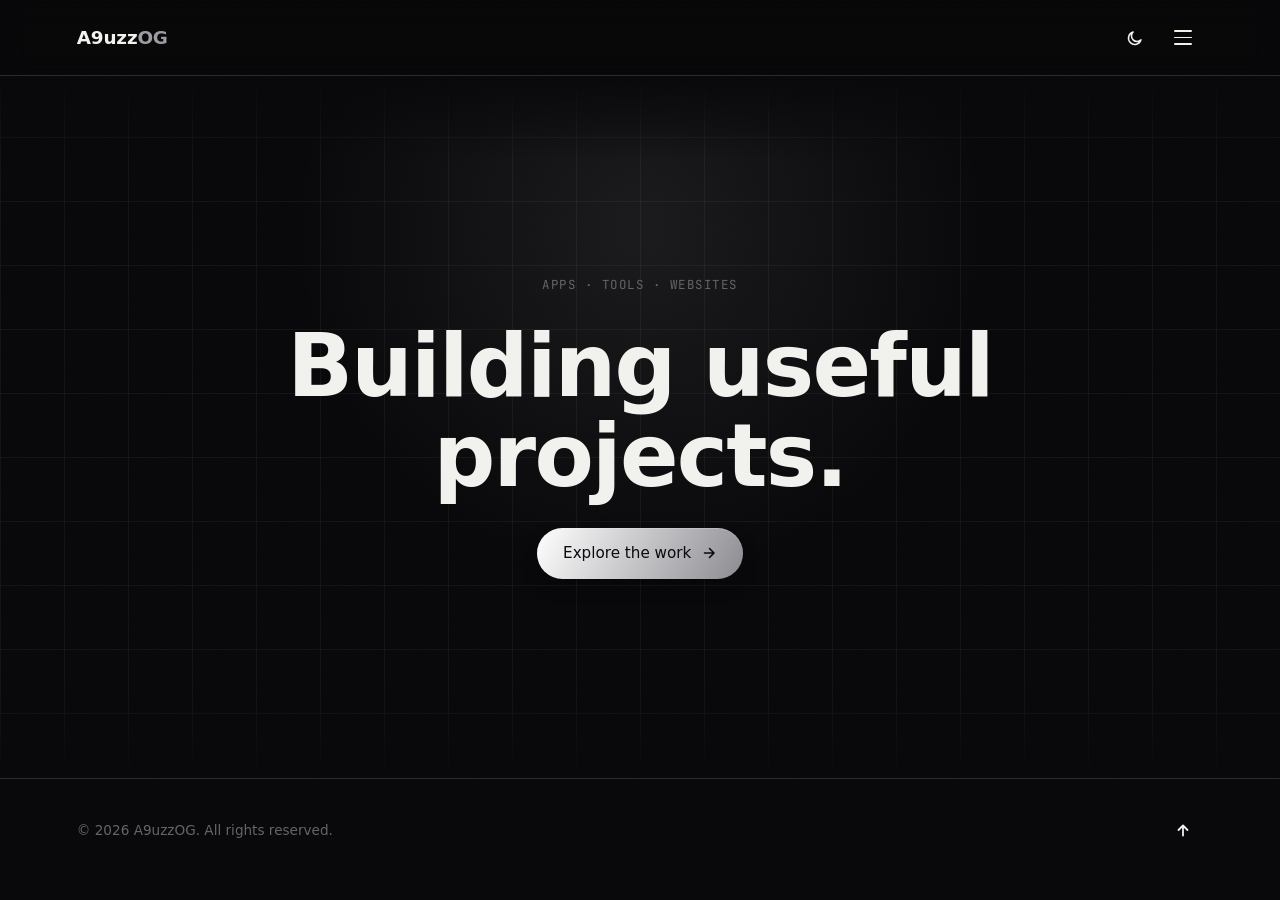
<file: index.html>
<!doctype html>
<html lang="en">
<head>
<meta charset="utf-8">
<meta name="viewport" content="width=device-width,initial-scale=1">
<meta name="theme-color" content="#08080a">
<meta name="description" content="A9uzzOG — apps, tools and websites, built for people who use them every day.">
<title>A9uzzYadu1c's site</title>

<script>
  (function(){
    var t = localStorage.getItem('theme');
    if(t === 'light'){ document.documentElement.setAttribute('data-theme','light'); }
  })();
</script>

<link rel="preconnect" href="https://api.fontshare.com">
<link rel="preconnect" href="https://fonts.googleapis.com">
<link rel="preconnect" href="https://fonts.gstatic.com" crossorigin>
<link rel="stylesheet" href="https://api.fontshare.com/v2/css?f[]=clash-display@500,600,700&f[]=general-sans@400,500,600&display=swap">
<link rel="stylesheet" href="https://fonts.googleapis.com/css2?family=JetBrains+Mono:wght@400;500&display=swap">
<link rel="stylesheet" href="style.css">
</head>
<body>

<div class="grain" aria-hidden="true"></div>
<div class="progress" aria-hidden="true"><span id="progressBar"></span></div>

<header class="site-header">
  <a href="index.html" class="brand">A9uzz<span>OG</span></a>

  <div class="header-actions">
    <button id="themeToggle" class="icon-btn" type="button" aria-label="Switch to light theme">
      <svg class="icon-sun" width="18" height="18" viewBox="0 0 24 24" fill="none" stroke="currentColor" stroke-width="2" stroke-linecap="round"><circle cx="12" cy="12" r="4.5"/><path d="M12 2.5v3M12 18.5v3M4.2 4.2l2.1 2.1M17.7 17.7l2.1 2.1M2.5 12h3M18.5 12h3M4.2 19.8l2.1-2.1M17.7 6.3l2.1-2.1"/></svg>
      <svg class="icon-moon" width="18" height="18" viewBox="0 0 24 24" fill="none" stroke="currentColor" stroke-width="2" stroke-linecap="round" stroke-linejoin="round"><path d="M20 14.5A8.5 8.5 0 1 1 9.5 4a7 7 0 0 0 10.5 10.5Z"/></svg>
    </button>

    <button id="navToggle" class="hamburger" type="button" aria-label="Open menu" aria-expanded="false" aria-controls="navOverlay">
      <span></span><span></span><span></span>
    </button>
  </div>
</header>

<nav id="navOverlay" class="nav-overlay" aria-hidden="true">
  <div class="nav-overlay__backdrop" data-close></div>
  <div class="nav-overlay__panel">
    <button class="nav-close" type="button" data-close aria-label="Close menu">
      <svg width="18" height="18" viewBox="0 0 24 24" fill="none" stroke="currentColor" stroke-width="1.8" stroke-linecap="round"><path d="M5 5l14 14M19 5 5 19"/></svg>
    </button>
    <ul class="nav-list">
      <li style="--i:0"><a href="index.html" data-close><span class="nav-list__title">Home</span><span class="nav-list__desc">Start here</span></a></li>
      <li style="--i:1"><a href="about.html" data-close><span class="nav-list__title">About</span><span class="nav-list__desc">The short version</span></a></li>
      <li style="--i:2"><a href="projects.html" data-close><span class="nav-list__title">Projects</span><span class="nav-list__desc">Recent builds</span></a></li>
      <li style="--i:3"><a href="downloads.html" data-close><span class="nav-list__title">Downloads</span><span class="nav-list__desc">Get the files</span></a></li>
      <li style="--i:4"><a href="contact.html" data-close><span class="nav-list__title">Contact</span><span class="nav-list__desc">Say hello</span></a></li>
    </ul>
    <div class="nav-overlay__footer">
      <span>a9uzzyadu1c@gmail.com</span>
      <span>&copy; 2026 A9uzzOG</span>
    </div>
  </div>
</nav>

<main>

  <section id="home" class="hero">
    <p class="eyebrow reveal">Apps &middot; Tools &middot; Websites</p>
    <h1 class="hero__title reveal">Building useful<br>projects.</h1>
    <a class="btn btn--primary reveal" href="projects.html">
      <span>Explore the work</span>
      <svg width="16" height="16" viewBox="0 0 16 16" fill="none" stroke="currentColor" stroke-width="1.6" stroke-linecap="round" stroke-linejoin="round"><path d="M3.5 8h9M8.5 3.5 13 8l-4.5 4.5"/></svg>
    </a>
  </section>

</main>

<footer class="site-footer">
  <span>&copy; 2026 A9uzzOG. All rights reserved.</span>
  <button id="toTop" class="icon-btn" type="button" aria-label="Back to top">
    <svg width="16" height="16" viewBox="0 0 16 16" fill="none" stroke="currentColor" stroke-width="1.8" stroke-linecap="round" stroke-linejoin="round"><path d="M8 12.5v-9M3.5 7l4.5-4.5L12.5 7"/></svg>
  </button>
</footer>

<script src="script.js"></script>
</body>
</html>
</file>
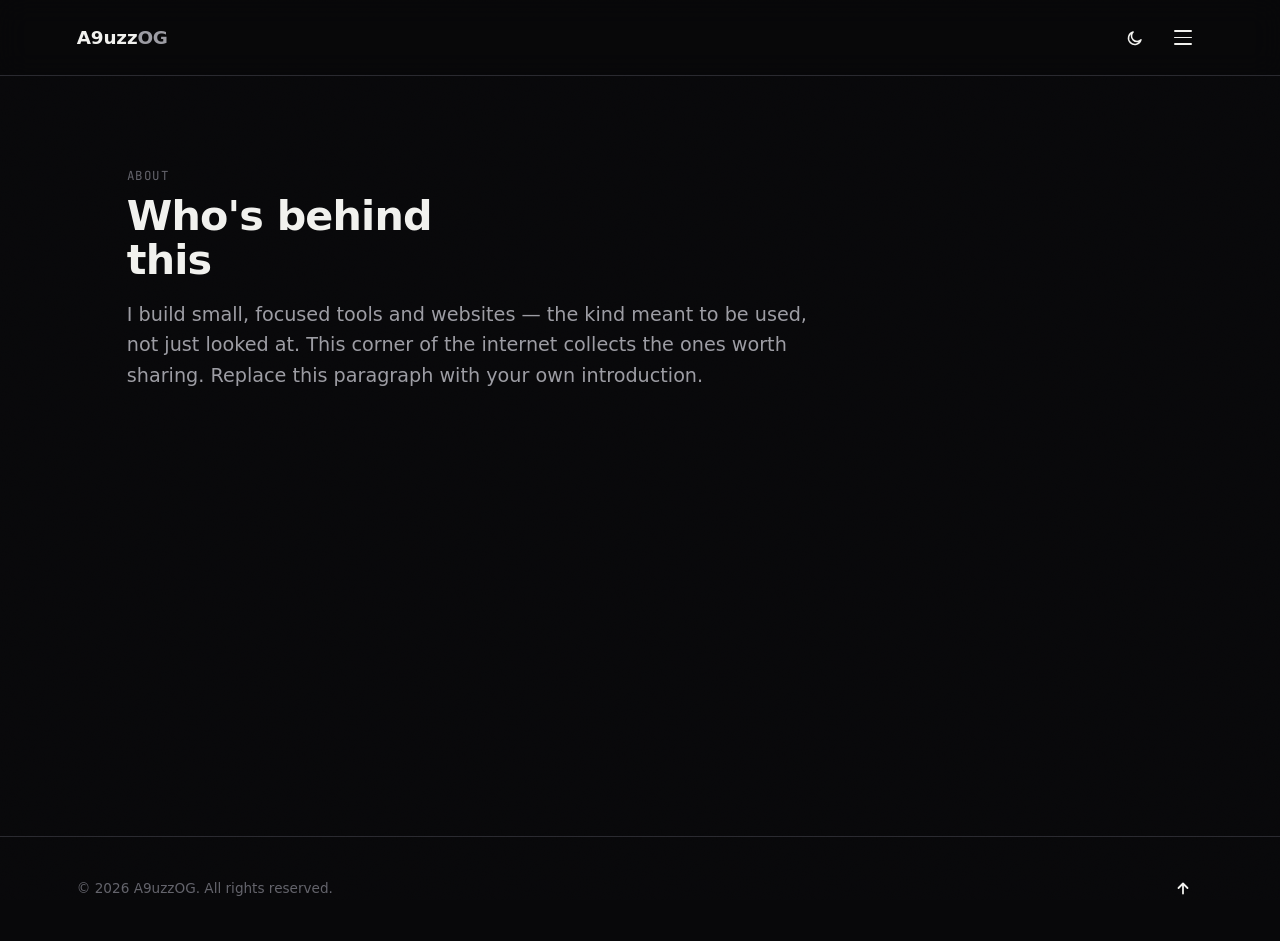
<file: about.html>
<!doctype html>
<html lang="en">
<head>
<meta charset="utf-8">
<meta name="viewport" content="width=device-width,initial-scale=1">
<meta name="theme-color" content="#08080a">
<meta name="description" content="About A9uzzOG — apps, tools and websites, built for people who use them every day.">
<title>About — A9uzzOG</title>

<script>
  (function(){
    var t = localStorage.getItem('theme');
    if(t === 'light'){ document.documentElement.setAttribute('data-theme','light'); }
  })();
</script>

<link rel="preconnect" href="https://api.fontshare.com">
<link rel="preconnect" href="https://fonts.googleapis.com">
<link rel="preconnect" href="https://fonts.gstatic.com" crossorigin>
<link rel="stylesheet" href="https://api.fontshare.com/v2/css?f[]=clash-display@500,600,700&f[]=general-sans@400,500,600&display=swap">
<link rel="stylesheet" href="https://fonts.googleapis.com/css2?family=JetBrains+Mono:wght@400;500&display=swap">
<link rel="stylesheet" href="style.css">
</head>
<body>

<div class="grain" aria-hidden="true"></div>
<div class="progress" aria-hidden="true"><span id="progressBar"></span></div>

<header class="site-header">
  <a href="index.html" class="brand">A9uzz<span>OG</span></a>

  <div class="header-actions">
    <button id="themeToggle" class="icon-btn" type="button" aria-label="Switch to light theme">
      <svg class="icon-sun" width="18" height="18" viewBox="0 0 24 24" fill="none" stroke="currentColor" stroke-width="2" stroke-linecap="round"><circle cx="12" cy="12" r="4.5"/><path d="M12 2.5v3M12 18.5v3M4.2 4.2l2.1 2.1M17.7 17.7l2.1 2.1M2.5 12h3M18.5 12h3M4.2 19.8l2.1-2.1M17.7 6.3l2.1-2.1"/></svg>
      <svg class="icon-moon" width="18" height="18" viewBox="0 0 24 24" fill="none" stroke="currentColor" stroke-width="2" stroke-linecap="round" stroke-linejoin="round"><path d="M20 14.5A8.5 8.5 0 1 1 9.5 4a7 7 0 0 0 10.5 10.5Z"/></svg>
    </button>

    <button id="navToggle" class="hamburger" type="button" aria-label="Open menu" aria-expanded="false" aria-controls="navOverlay">
      <span></span><span></span><span></span>
    </button>
  </div>
</header>

<nav id="navOverlay" class="nav-overlay" aria-hidden="true">
  <div class="nav-overlay__backdrop" data-close></div>
  <div class="nav-overlay__panel">
    <button class="nav-close" type="button" data-close aria-label="Close menu">
      <svg width="18" height="18" viewBox="0 0 24 24" fill="none" stroke="currentColor" stroke-width="1.8" stroke-linecap="round"><path d="M5 5l14 14M19 5 5 19"/></svg>
    </button>
    <ul class="nav-list">
      <li style="--i:0"><a href="index.html" data-close><span class="nav-list__title">Home</span><span class="nav-list__desc">Start here</span></a></li>
      <li style="--i:1"><a href="about.html" data-close><span class="nav-list__title">About</span><span class="nav-list__desc">The short version</span></a></li>
      <li style="--i:2"><a href="projects.html" data-close><span class="nav-list__title">Projects</span><span class="nav-list__desc">Recent builds</span></a></li>
      <li style="--i:3"><a href="downloads.html" data-close><span class="nav-list__title">Downloads</span><span class="nav-list__desc">Get the files</span></a></li>
      <li style="--i:4"><a href="contact.html" data-close><span class="nav-list__title">Contact</span><span class="nav-list__desc">Say hello</span></a></li>
    </ul>
    <div class="nav-overlay__footer">
      <span>a9uzzyadu1c@gmail.com</span>
      <span>&copy; 2026 A9uzzOG</span>
    </div>
  </div>
</nav>

<main>
  <section class="section page-section">
    <p class="eyebrow reveal">About</p>
    <h1 class="section-title reveal">Who's behind this</h1>
    <p class="section-lede reveal">
      I build small, focused tools and websites — the kind meant to be used, not just looked at.
      This corner of the internet collects the ones worth sharing. Replace this paragraph with
      your own introduction.
    </p>
  </section>
</main>

<footer class="site-footer">
  <span>&copy; 2026 A9uzzOG. All rights reserved.</span>
  <button id="toTop" class="icon-btn" type="button" aria-label="Back to top">
    <svg width="16" height="16" viewBox="0 0 16 16" fill="none" stroke="currentColor" stroke-width="1.8" stroke-linecap="round" stroke-linejoin="round"><path d="M8 12.5v-9M3.5 7l4.5-4.5L12.5 7"/></svg>
  </button>
</footer>

<script src="script.js"></script>
</body>
</html>
</file>
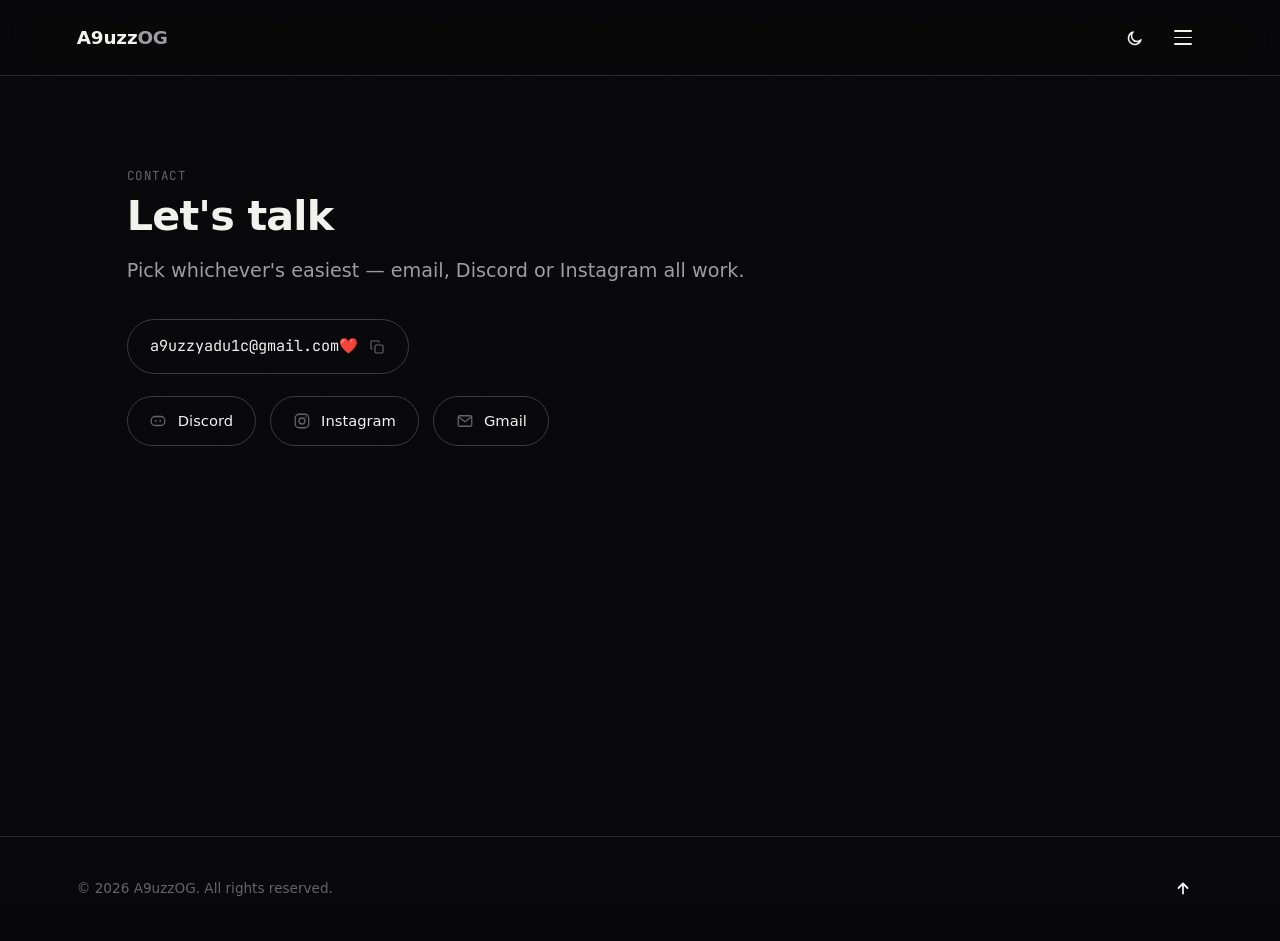
<file: contact.html>
<!doctype html>
<html lang="en">
<head>
<meta charset="utf-8">
<meta name="viewport" content="width=device-width,initial-scale=1">
<meta name="theme-color" content="#08080a">
<meta name="description" content="Contact A9uzzOG — email, Discord and Instagram.">
<title>Contact — A9uzzOG</title>

<script>
  (function(){
    var t = localStorage.getItem('theme');
    if(t === 'light'){ document.documentElement.setAttribute('data-theme','light'); }
  })();
</script>

<link rel="preconnect" href="https://api.fontshare.com">
<link rel="preconnect" href="https://fonts.googleapis.com">
<link rel="preconnect" href="https://fonts.gstatic.com" crossorigin>
<link rel="stylesheet" href="https://api.fontshare.com/v2/css?f[]=clash-display@500,600,700&f[]=general-sans@400,500,600&display=swap">
<link rel="stylesheet" href="https://fonts.googleapis.com/css2?family=JetBrains+Mono:wght@400;500&display=swap">
<link rel="stylesheet" href="style.css">
</head>
<body>

<div class="grain" aria-hidden="true"></div>
<div class="progress" aria-hidden="true"><span id="progressBar"></span></div>

<header class="site-header">
  <a href="index.html" class="brand">A9uzz<span>OG</span></a>

  <div class="header-actions">
    <button id="themeToggle" class="icon-btn" type="button" aria-label="Switch to light theme">
      <svg class="icon-sun" width="18" height="18" viewBox="0 0 24 24" fill="none" stroke="currentColor" stroke-width="2" stroke-linecap="round"><circle cx="12" cy="12" r="4.5"/><path d="M12 2.5v3M12 18.5v3M4.2 4.2l2.1 2.1M17.7 17.7l2.1 2.1M2.5 12h3M18.5 12h3M4.2 19.8l2.1-2.1M17.7 6.3l2.1-2.1"/></svg>
      <svg class="icon-moon" width="18" height="18" viewBox="0 0 24 24" fill="none" stroke="currentColor" stroke-width="2" stroke-linecap="round" stroke-linejoin="round"><path d="M20 14.5A8.5 8.5 0 1 1 9.5 4a7 7 0 0 0 10.5 10.5Z"/></svg>
    </button>

    <button id="navToggle" class="hamburger" type="button" aria-label="Open menu" aria-expanded="false" aria-controls="navOverlay">
      <span></span><span></span><span></span>
    </button>
  </div>
</header>

<nav id="navOverlay" class="nav-overlay" aria-hidden="true">
  <div class="nav-overlay__backdrop" data-close></div>
  <div class="nav-overlay__panel">
    <button class="nav-close" type="button" data-close aria-label="Close menu">
      <svg width="18" height="18" viewBox="0 0 24 24" fill="none" stroke="currentColor" stroke-width="1.8" stroke-linecap="round"><path d="M5 5l14 14M19 5 5 19"/></svg>
    </button>
    <ul class="nav-list">
      <li style="--i:0"><a href="index.html" data-close><span class="nav-list__title">Home</span><span class="nav-list__desc">Start here</span></a></li>
      <li style="--i:1"><a href="about.html" data-close><span class="nav-list__title">About</span><span class="nav-list__desc">The short version</span></a></li>
      <li style="--i:2"><a href="projects.html" data-close><span class="nav-list__title">Projects</span><span class="nav-list__desc">Recent builds</span></a></li>
      <li style="--i:3"><a href="downloads.html" data-close><span class="nav-list__title">Downloads</span><span class="nav-list__desc">Get the files</span></a></li>
      <li style="--i:4"><a href="contact.html" data-close><span class="nav-list__title">Contact</span><span class="nav-list__desc">Say hello</span></a></li>
    </ul>
    <div class="nav-overlay__footer">
      <span>a9uzzyadu1c@gmail.com</span>
      <span>&copy; 2026 A9uzzOG</span>
    </div>
  </div>
</nav>

<main>
  <section class="section page-section">
    <p class="eyebrow reveal">Contact</p>
    <h1 class="section-title reveal">Let's talk</h1>
    <p class="section-lede reveal">
      Pick whichever's easiest — email, Discord or Instagram all work.
    </p>

    <button class="email-copy reveal" id="emailCopy" type="button" data-email="a9uzzyadu1c@gmail.com">
      <span id="emailText">a9uzzyadu1c@gmail.com❤️</span>
      <svg width="16" height="16" viewBox="0 0 24 24" fill="none" stroke="currentColor" stroke-width="1.7" stroke-linecap="round" stroke-linejoin="round"><rect x="9" y="9" width="12" height="12" rx="2"/><path d="M5 15H4a1 1 0 0 1-1-1V4a1 1 0 0 1 1-1h10a1 1 0 0 1 1 1v1"/></svg>
    </button>

    <div class="social-links reveal">
      <a class="social-link" href="https://discord.gg/tkqeKNXJS" target="_blank" rel="noopener">
        <span class="social-link__icon">
          <svg width="18" height="18" viewBox="0 0 24 24" fill="none" stroke="currentColor" stroke-width="1.7" stroke-linecap="round" stroke-linejoin="round"><rect x="3" y="6" width="18" height="12" rx="5"/><circle cx="9" cy="12" r="1.2" fill="currentColor" stroke="none"/><circle cx="15" cy="12" r="1.2" fill="currentColor" stroke="none"/></svg>
        </span>
        <span>Discord</span>
      </a>
      <a class="social-link" href="https://www.instagram.com/a9uzzyadu1c?igsh=MXY3Z200OXc1bXZwdA==" target="_blank" rel="noopener">
        <span class="social-link__icon">
          <svg width="18" height="18" viewBox="0 0 24 24" fill="none" stroke="currentColor" stroke-width="1.7" stroke-linecap="round" stroke-linejoin="round"><rect x="3" y="3" width="18" height="18" rx="5"/><circle cx="12" cy="12" r="4"/><circle cx="17.2" cy="6.8" r="1" fill="currentColor" stroke="none"/></svg>
        </span>
        <span>Instagram</span>
      </a>
      <a class="social-link" href="mailto:a9uzzyadu1c@gmail.com">
        <span class="social-link__icon">
          <svg width="18" height="18" viewBox="0 0 24 24" fill="none" stroke="currentColor" stroke-width="1.7" stroke-linecap="round" stroke-linejoin="round"><rect x="3" y="5" width="18" height="14" rx="2"/><path d="m4 7 8 6 8-6"/></svg>
        </span>
        <span>Gmail</span>
      </a>
    </div>
  </section>
</main>

<footer class="site-footer">
  <span>&copy; 2026 A9uzzOG. All rights reserved.</span>
  <button id="toTop" class="icon-btn" type="button" aria-label="Back to top">
    <svg width="16" height="16" viewBox="0 0 16 16" fill="none" stroke="currentColor" stroke-width="1.8" stroke-linecap="round" stroke-linejoin="round"><path d="M8 12.5v-9M3.5 7l4.5-4.5L12.5 7"/></svg>
  </button>
</footer>

<script src="script.js"></script>
</body>
</html>
</file>
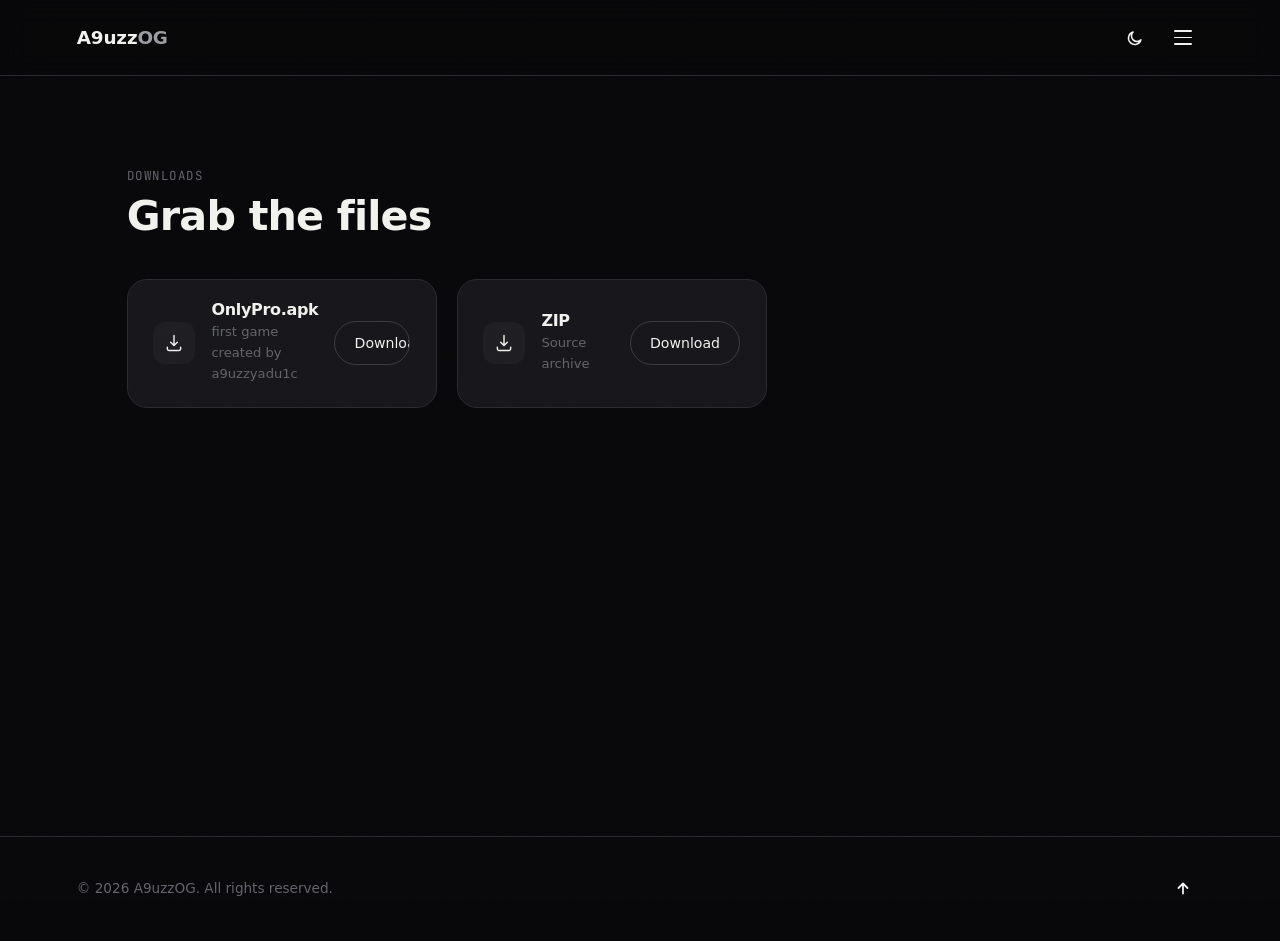
<file: downloads.html>
<!doctype html>
<html lang="en">
<head>
<meta charset="utf-8">
<meta name="viewport" content="width=device-width,initial-scale=1">
<meta name="theme-color" content="#08080a">
<meta name="description" content="Download files and source archives from A9uzzOG.">
<title>Downloads — A9uzzOG</title>

<script>
  (function(){
    var t = localStorage.getItem('theme');
    if(t === 'light'){ document.documentElement.setAttribute('data-theme','light'); }
  })();
</script>

<link rel="preconnect" href="https://api.fontshare.com">
<link rel="preconnect" href="https://fonts.googleapis.com">
<link rel="preconnect" href="https://fonts.gstatic.com" crossorigin>
<link rel="stylesheet" href="https://api.fontshare.com/v2/css?f[]=clash-display@500,600,700&f[]=general-sans@400,500,600&display=swap">
<link rel="stylesheet" href="https://fonts.googleapis.com/css2?family=JetBrains+Mono:wght@400;500&display=swap">
<link rel="stylesheet" href="style.css">
</head>
<body>

<div class="grain" aria-hidden="true"></div>
<div class="progress" aria-hidden="true"><span id="progressBar"></span></div>

<header class="site-header">
  <a href="index.html" class="brand">A9uzz<span>OG</span></a>

  <div class="header-actions">
    <button id="themeToggle" class="icon-btn" type="button" aria-label="Switch to light theme">
      <svg class="icon-sun" width="18" height="18" viewBox="0 0 24 24" fill="none" stroke="currentColor" stroke-width="2" stroke-linecap="round"><circle cx="12" cy="12" r="4.5"/><path d="M12 2.5v3M12 18.5v3M4.2 4.2l2.1 2.1M17.7 17.7l2.1 2.1M2.5 12h3M18.5 12h3M4.2 19.8l2.1-2.1M17.7 6.3l2.1-2.1"/></svg>
      <svg class="icon-moon" width="18" height="18" viewBox="0 0 24 24" fill="none" stroke="currentColor" stroke-width="2" stroke-linecap="round" stroke-linejoin="round"><path d="M20 14.5A8.5 8.5 0 1 1 9.5 4a7 7 0 0 0 10.5 10.5Z"/></svg>
    </button>

    <button id="navToggle" class="hamburger" type="button" aria-label="Open menu" aria-expanded="false" aria-controls="navOverlay">
      <span></span><span></span><span></span>
    </button>
  </div>
</header>

<nav id="navOverlay" class="nav-overlay" aria-hidden="true">
  <div class="nav-overlay__backdrop" data-close></div>
  <div class="nav-overlay__panel">
    <button class="nav-close" type="button" data-close aria-label="Close menu">
      <svg width="18" height="18" viewBox="0 0 24 24" fill="none" stroke="currentColor" stroke-width="1.8" stroke-linecap="round"><path d="M5 5l14 14M19 5 5 19"/></svg>
    </button>
    <ul class="nav-list">
      <li style="--i:0"><a href="index.html" data-close><span class="nav-list__title">Home</span><span class="nav-list__desc">Start here</span></a></li>
      <li style="--i:1"><a href="about.html" data-close><span class="nav-list__title">About</span><span class="nav-list__desc">The short version</span></a></li>
      <li style="--i:2"><a href="projects.html" data-close><span class="nav-list__title">Projects</span><span class="nav-list__desc">Recent builds</span></a></li>
      <li style="--i:3"><a href="downloads.html" data-close><span class="nav-list__title">Downloads</span><span class="nav-list__desc">Get the files</span></a></li>
      <li style="--i:4"><a href="contact.html" data-close><span class="nav-list__title">Contact</span><span class="nav-list__desc">Say hello</span></a></li>
    </ul>
    <div class="nav-overlay__footer">
      <span>a9uzzyadu1c@gmail.com</span>
      <span>&copy; 2026 A9uzzOG</span>
    </div>
  </div>
</nav>

<main>
  <section class="section page-section">
    <p class="eyebrow reveal">Downloads</p>
    <h1 class="section-title reveal">Grab the files</h1>

    <div class="grid grid--tight reveal">
      <article class="card card--download">
        <div class="card__icon">
          <svg width="20" height="20" viewBox="0 0 24 24" fill="none" stroke="currentColor" stroke-width="1.7" stroke-linecap="round" stroke-linejoin="round"><path d="M12 3v12m0 0-4-4m4 4 4-4M4 17v2a2 2 0 0 0 2 2h12a2 2 0 0 0 2-2v-2"/></svg>
        </div>
        <div class="card__body">
          <h3>OnlyPro.apk</h3>
          <p>first game created by a9uzzyadu1c</p>
        </div>
        <a class="btn btn--ghost" href="Files/mercy.apk" download>Download</a>
      </article>
      <article class="card card--download">
        <div class="card__icon">
          <svg width="20" height="20" viewBox="0 0 24 24" fill="none" stroke="currentColor" stroke-width="1.7" stroke-linecap="round" stroke-linejoin="round"><path d="M12 3v12m0 0-4-4m4 4 4-4M4 17v2a2 2 0 0 0 2 2h12a2 2 0 0 0 2-2v-2"/></svg>
        </div>
        <div class="card__body">
          <h3>ZIP</h3>
          <p>Source archive</p>
        </div>
        <a class="btn btn--ghost" href="files/source.zip" download>Download</a>
      </article>
    </div>
  </section>
</main>

<footer class="site-footer">
  <span>&copy; 2026 A9uzzOG. All rights reserved.</span>
  <button id="toTop" class="icon-btn" type="button" aria-label="Back to top">
    <svg width="16" height="16" viewBox="0 0 16 16" fill="none" stroke="currentColor" stroke-width="1.8" stroke-linecap="round" stroke-linejoin="round"><path d="M8 12.5v-9M3.5 7l4.5-4.5L12.5 7"/></svg>
  </button>
</footer>

<script src="script.js"></script>
</body>
</html>
</file>
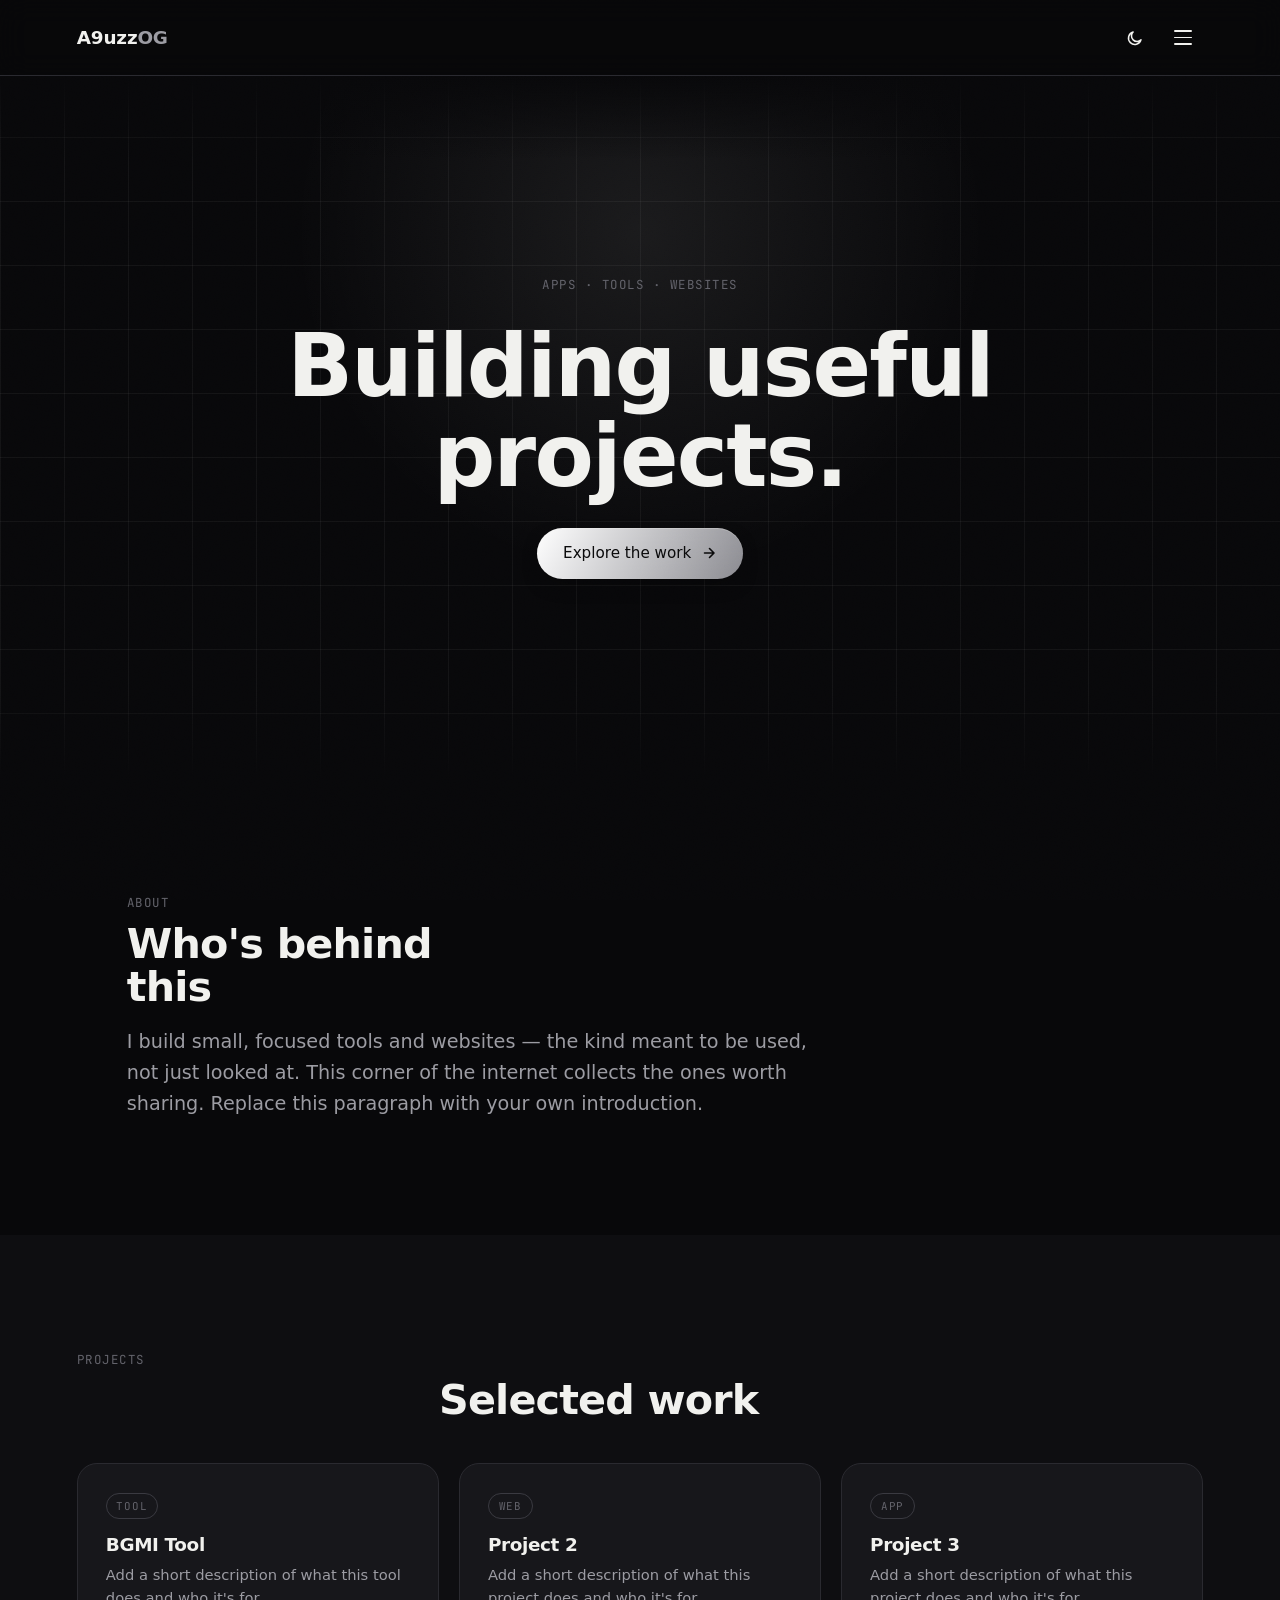
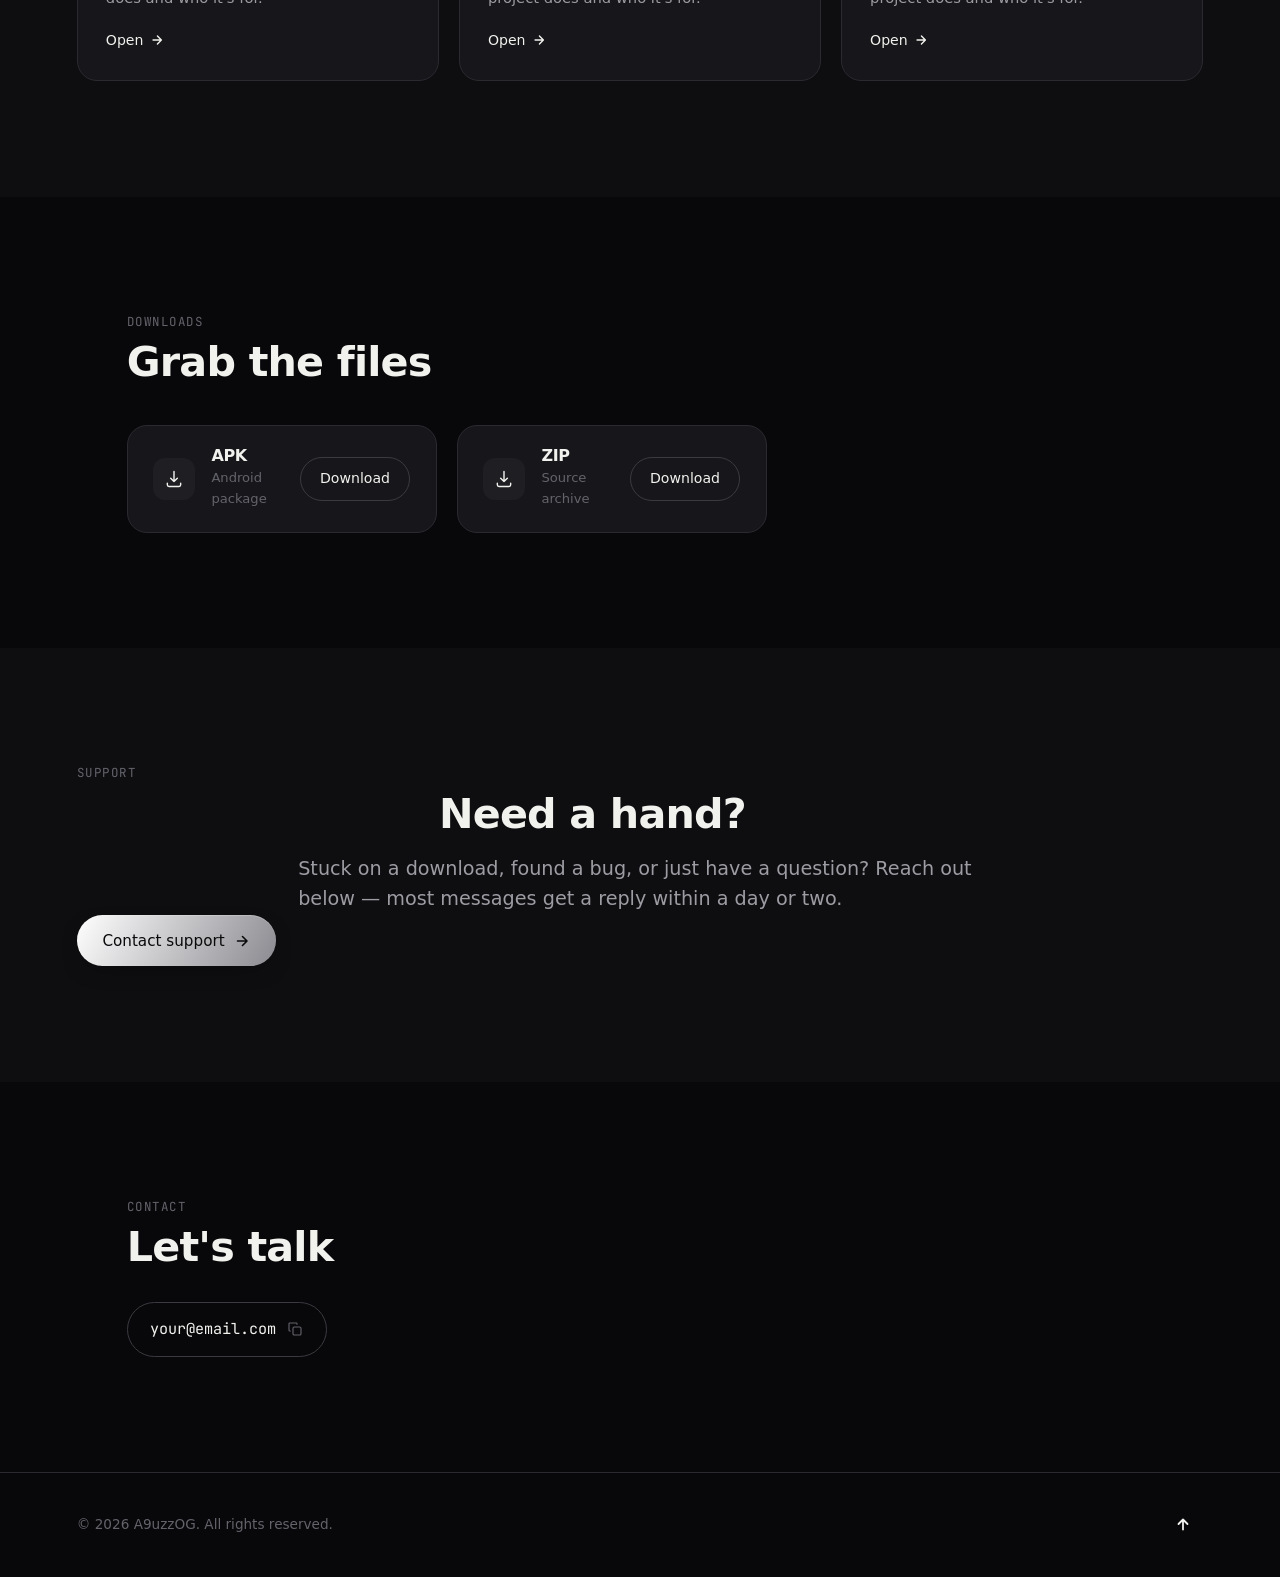
<file: index (1).html>
<!doctype html>
<html lang="en">
<head>
<meta charset="utf-8">
<meta name="viewport" content="width=device-width,initial-scale=1">
<meta name="theme-color" content="#08080a">
<meta name="description" content="A9uzzOG — apps, tools and websites, built for people who use them every day.">
<title>A9uzzOG — Building Useful Projects</title>

<script>
  (function(){
    var t = localStorage.getItem('theme');
    if(t === 'light'){ document.documentElement.setAttribute('data-theme','light'); }
  })();
</script>

<link rel="preconnect" href="https://api.fontshare.com">
<link rel="preconnect" href="https://fonts.googleapis.com">
<link rel="preconnect" href="https://fonts.gstatic.com" crossorigin>
<link rel="stylesheet" href="https://api.fontshare.com/v2/css?f[]=clash-display@500,600,700&f[]=general-sans@400,500,600&display=swap">
<link rel="stylesheet" href="https://fonts.googleapis.com/css2?family=JetBrains+Mono:wght@400;500&display=swap">
<link rel="stylesheet" href="style.css">
</head>
<body>

<div class="grain" aria-hidden="true"></div>
<div class="progress" aria-hidden="true"><span id="progressBar"></span></div>

<header class="site-header">
  <a href="#home" class="brand">A9uzz<span>OG</span></a>

  <div class="header-actions">
    <button id="themeToggle" class="icon-btn" type="button" aria-label="Switch to light theme">
      <svg class="icon-sun" width="18" height="18" viewBox="0 0 24 24" fill="none" stroke="currentColor" stroke-width="2" stroke-linecap="round"><circle cx="12" cy="12" r="4.5"/><path d="M12 2.5v3M12 18.5v3M4.2 4.2l2.1 2.1M17.7 17.7l2.1 2.1M2.5 12h3M18.5 12h3M4.2 19.8l2.1-2.1M17.7 6.3l2.1-2.1"/></svg>
      <svg class="icon-moon" width="18" height="18" viewBox="0 0 24 24" fill="none" stroke="currentColor" stroke-width="2" stroke-linecap="round" stroke-linejoin="round"><path d="M20 14.5A8.5 8.5 0 1 1 9.5 4a7 7 0 0 0 10.5 10.5Z"/></svg>
    </button>

    <button id="navToggle" class="hamburger" type="button" aria-label="Open menu" aria-expanded="false" aria-controls="navOverlay">
      <span></span><span></span><span></span>
    </button>
  </div>
</header>

<nav id="navOverlay" class="nav-overlay" aria-hidden="true">
  <div class="nav-overlay__backdrop" data-close></div>
  <div class="nav-overlay__panel">
    <ul class="nav-list">
      <li style="--i:0"><a href="#home" data-close><span class="nav-list__title">Home</span><span class="nav-list__desc">Start here</span></a></li>
      <li style="--i:1"><a href="#about" data-close><span class="nav-list__title">About</span><span class="nav-list__desc">The short version</span></a></li>
      <li style="--i:2"><a href="#projects" data-close><span class="nav-list__title">Projects</span><span class="nav-list__desc">Recent builds</span></a></li>
      <li style="--i:3"><a href="#downloads" data-close><span class="nav-list__title">Downloads</span><span class="nav-list__desc">Get the files</span></a></li>
      <li style="--i:4"><a href="#support" data-close><span class="nav-list__title">Support</span><span class="nav-list__desc">Get help</span></a></li>
      <li style="--i:5"><a href="#contact" data-close><span class="nav-list__title">Contact</span><span class="nav-list__desc">Say hello</span></a></li>
    </ul>
    <div class="nav-overlay__footer">
      <span>your@email.com</span>
      <span>&copy; 2026 A9uzzOG</span>
    </div>
  </div>
</nav>

<main>

  <section id="home" class="hero">
    <p class="eyebrow reveal">Apps &middot; Tools &middot; Websites</p>
    <h1 class="hero__title reveal">Building useful<br>projects.</h1>
    <a class="btn btn--primary reveal" href="#projects">
      <span>Explore the work</span>
      <svg width="16" height="16" viewBox="0 0 16 16" fill="none" stroke="currentColor" stroke-width="1.6" stroke-linecap="round" stroke-linejoin="round"><path d="M3.5 8h9M8.5 3.5 13 8l-4.5 4.5"/></svg>
    </a>
  </section>

  <section id="about" class="section">
    <p class="eyebrow reveal">About</p>
    <h2 class="section-title reveal">Who's behind this</h2>
    <p class="section-lede reveal">
      I build small, focused tools and websites — the kind meant to be used, not just looked at.
      This corner of the internet collects the ones worth sharing. Replace this paragraph with
      your own introduction.
    </p>
  </section>

  <section id="projects" class="section section--alt">
    <p class="eyebrow reveal">Projects</p>
    <h2 class="section-title reveal">Selected work</h2>

    <div class="grid reveal">
      <article class="card">
        <span class="card__tag">TOOL</span>
        <h3>BGMI Tool</h3>
        <p>Add a short description of what this tool does and who it's for.</p>
        <a class="card__link" href="#">
          <span>Open</span>
          <svg width="14" height="14" viewBox="0 0 16 16" fill="none" stroke="currentColor" stroke-width="1.6" stroke-linecap="round" stroke-linejoin="round"><path d="M3.5 8h9M8.5 3.5 13 8l-4.5 4.5"/></svg>
        </a>
      </article>
      <article class="card">
        <span class="card__tag">WEB</span>
        <h3>Project 2</h3>
        <p>Add a short description of what this project does and who it's for.</p>
        <a class="card__link" href="#">
          <span>Open</span>
          <svg width="14" height="14" viewBox="0 0 16 16" fill="none" stroke="currentColor" stroke-width="1.6" stroke-linecap="round" stroke-linejoin="round"><path d="M3.5 8h9M8.5 3.5 13 8l-4.5 4.5"/></svg>
        </a>
      </article>
      <article class="card">
        <span class="card__tag">APP</span>
        <h3>Project 3</h3>
        <p>Add a short description of what this project does and who it's for.</p>
        <a class="card__link" href="#">
          <span>Open</span>
          <svg width="14" height="14" viewBox="0 0 16 16" fill="none" stroke="currentColor" stroke-width="1.6" stroke-linecap="round" stroke-linejoin="round"><path d="M3.5 8h9M8.5 3.5 13 8l-4.5 4.5"/></svg>
        </a>
      </article>
    </div>
  </section>

  <section id="downloads" class="section">
    <p class="eyebrow reveal">Downloads</p>
    <h2 class="section-title reveal">Grab the files</h2>

    <div class="grid grid--tight reveal">
      <article class="card card--download">
        <div class="card__icon">
          <svg width="20" height="20" viewBox="0 0 24 24" fill="none" stroke="currentColor" stroke-width="1.7" stroke-linecap="round" stroke-linejoin="round"><path d="M12 3v12m0 0-4-4m4 4 4-4M4 17v2a2 2 0 0 0 2 2h12a2 2 0 0 0 2-2v-2"/></svg>
        </div>
        <div class="card__body">
          <h3>APK</h3>
          <p>Android package</p>
        </div>
        <a class="btn btn--ghost" href="#">Download</a>
      </article>
      <article class="card card--download">
        <div class="card__icon">
          <svg width="20" height="20" viewBox="0 0 24 24" fill="none" stroke="currentColor" stroke-width="1.7" stroke-linecap="round" stroke-linejoin="round"><path d="M12 3v12m0 0-4-4m4 4 4-4M4 17v2a2 2 0 0 0 2 2h12a2 2 0 0 0 2-2v-2"/></svg>
        </div>
        <div class="card__body">
          <h3>ZIP</h3>
          <p>Source archive</p>
        </div>
        <a class="btn btn--ghost" href="#">Download</a>
      </article>
    </div>
  </section>

  <section id="support" class="section section--alt">
    <p class="eyebrow reveal">Support</p>
    <h2 class="section-title reveal">Need a hand?</h2>
    <p class="section-lede reveal">
      Stuck on a download, found a bug, or just have a question? Reach out below — most messages
      get a reply within a day or two.
    </p>
    <a class="btn btn--primary reveal" href="#contact">
      <span>Contact support</span>
      <svg width="16" height="16" viewBox="0 0 16 16" fill="none" stroke="currentColor" stroke-width="1.6" stroke-linecap="round" stroke-linejoin="round"><path d="M3.5 8h9M8.5 3.5 13 8l-4.5 4.5"/></svg>
    </a>
  </section>

  <section id="contact" class="section">
    <p class="eyebrow reveal">Contact</p>
    <h2 class="section-title reveal">Let's talk</h2>
    <button class="email-copy reveal" id="emailCopy" type="button" data-email="your@email.com">
      <span id="emailText">your@email.com</span>
      <svg width="16" height="16" viewBox="0 0 24 24" fill="none" stroke="currentColor" stroke-width="1.7" stroke-linecap="round" stroke-linejoin="round"><rect x="9" y="9" width="12" height="12" rx="2"/><path d="M5 15H4a1 1 0 0 1-1-1V4a1 1 0 0 1 1-1h10a1 1 0 0 1 1 1v1"/></svg>
    </button>
  </section>

</main>

<footer class="site-footer">
  <span>&copy; 2026 A9uzzOG. All rights reserved.</span>
  <button id="toTop" class="icon-btn" type="button" aria-label="Back to top">
    <svg width="16" height="16" viewBox="0 0 16 16" fill="none" stroke="currentColor" stroke-width="1.8" stroke-linecap="round" stroke-linejoin="round"><path d="M8 12.5v-9M3.5 7l4.5-4.5L12.5 7"/></svg>
  </button>
</footer>

<script src="script.js"></script>
</body>
</html>
</file>
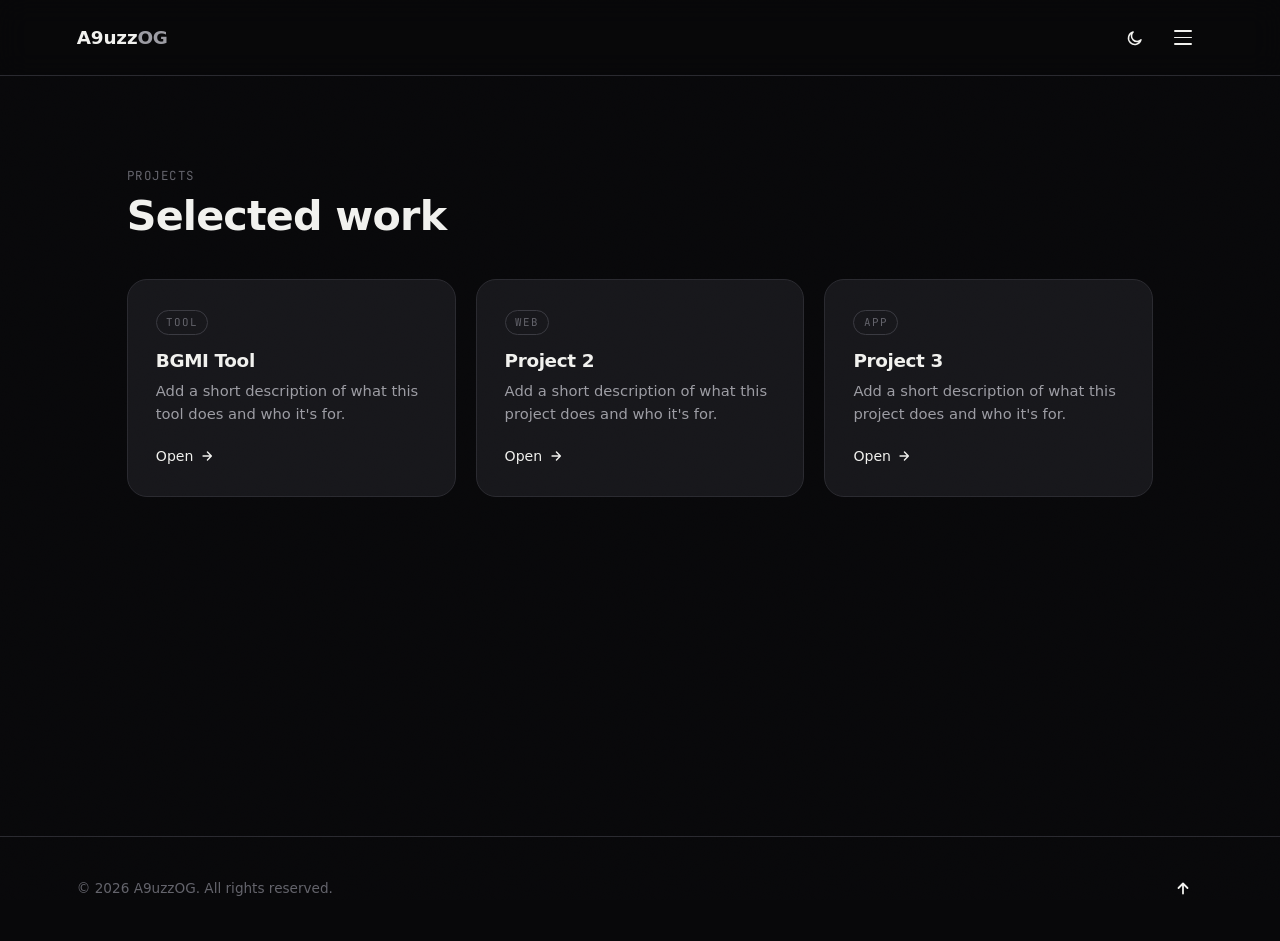
<file: projects.html>
<!doctype html>
<html lang="en">
<head>
<meta charset="utf-8">
<meta name="viewport" content="width=device-width,initial-scale=1">
<meta name="theme-color" content="#08080a">
<meta name="description" content="Selected projects by A9uzzOG — apps, tools and websites.">
<title>Projects — A9uzzOG</title>

<script>
  (function(){
    var t = localStorage.getItem('theme');
    if(t === 'light'){ document.documentElement.setAttribute('data-theme','light'); }
  })();
</script>

<link rel="preconnect" href="https://api.fontshare.com">
<link rel="preconnect" href="https://fonts.googleapis.com">
<link rel="preconnect" href="https://fonts.gstatic.com" crossorigin>
<link rel="stylesheet" href="https://api.fontshare.com/v2/css?f[]=clash-display@500,600,700&f[]=general-sans@400,500,600&display=swap">
<link rel="stylesheet" href="https://fonts.googleapis.com/css2?family=JetBrains+Mono:wght@400;500&display=swap">
<link rel="stylesheet" href="style.css">
</head>
<body>

<div class="grain" aria-hidden="true"></div>
<div class="progress" aria-hidden="true"><span id="progressBar"></span></div>

<header class="site-header">
  <a href="index.html" class="brand">A9uzz<span>OG</span></a>

  <div class="header-actions">
    <button id="themeToggle" class="icon-btn" type="button" aria-label="Switch to light theme">
      <svg class="icon-sun" width="18" height="18" viewBox="0 0 24 24" fill="none" stroke="currentColor" stroke-width="2" stroke-linecap="round"><circle cx="12" cy="12" r="4.5"/><path d="M12 2.5v3M12 18.5v3M4.2 4.2l2.1 2.1M17.7 17.7l2.1 2.1M2.5 12h3M18.5 12h3M4.2 19.8l2.1-2.1M17.7 6.3l2.1-2.1"/></svg>
      <svg class="icon-moon" width="18" height="18" viewBox="0 0 24 24" fill="none" stroke="currentColor" stroke-width="2" stroke-linecap="round" stroke-linejoin="round"><path d="M20 14.5A8.5 8.5 0 1 1 9.5 4a7 7 0 0 0 10.5 10.5Z"/></svg>
    </button>

    <button id="navToggle" class="hamburger" type="button" aria-label="Open menu" aria-expanded="false" aria-controls="navOverlay">
      <span></span><span></span><span></span>
    </button>
  </div>
</header>

<nav id="navOverlay" class="nav-overlay" aria-hidden="true">
  <div class="nav-overlay__backdrop" data-close></div>
  <div class="nav-overlay__panel">
    <button class="nav-close" type="button" data-close aria-label="Close menu">
      <svg width="18" height="18" viewBox="0 0 24 24" fill="none" stroke="currentColor" stroke-width="1.8" stroke-linecap="round"><path d="M5 5l14 14M19 5 5 19"/></svg>
    </button>
    <ul class="nav-list">
      <li style="--i:0"><a href="index.html" data-close><span class="nav-list__title">Home</span><span class="nav-list__desc">Start here</span></a></li>
      <li style="--i:1"><a href="about.html" data-close><span class="nav-list__title">About</span><span class="nav-list__desc">The short version</span></a></li>
      <li style="--i:2"><a href="projects.html" data-close><span class="nav-list__title">Projects</span><span class="nav-list__desc">Recent builds</span></a></li>
      <li style="--i:3"><a href="downloads.html" data-close><span class="nav-list__title">Downloads</span><span class="nav-list__desc">Get the files</span></a></li>
      <li style="--i:4"><a href="contact.html" data-close><span class="nav-list__title">Contact</span><span class="nav-list__desc">Say hello</span></a></li>
    </ul>
    <div class="nav-overlay__footer">
      <span>a9uzzyadu1c@gmail.com</span>
      <span>&copy; 2026 A9uzzOG</span>
    </div>
  </div>
</nav>

<main>
  <section class="section page-section">
    <p class="eyebrow reveal">Projects</p>
    <h1 class="section-title reveal">Selected work</h1>

    <div class="grid reveal">
      <article class="card">
        <span class="card__tag">TOOL</span>
        <h3>BGMI Tool</h3>
        <p>Add a short description of what this tool does and who it's for.</p>
        <a class="card__link" href="#">
          <span>Open</span>
          <svg width="14" height="14" viewBox="0 0 16 16" fill="none" stroke="currentColor" stroke-width="1.6" stroke-linecap="round" stroke-linejoin="round"><path d="M3.5 8h9M8.5 3.5 13 8l-4.5 4.5"/></svg>
        </a>
      </article>
      <article class="card">
        <span class="card__tag">WEB</span>
        <h3>Project 2</h3>
        <p>Add a short description of what this project does and who it's for.</p>
        <a class="card__link" href="#">
          <span>Open</span>
          <svg width="14" height="14" viewBox="0 0 16 16" fill="none" stroke="currentColor" stroke-width="1.6" stroke-linecap="round" stroke-linejoin="round"><path d="M3.5 8h9M8.5 3.5 13 8l-4.5 4.5"/></svg>
        </a>
      </article>
      <article class="card">
        <span class="card__tag">APP</span>
        <h3>Project 3</h3>
        <p>Add a short description of what this project does and who it's for.</p>
        <a class="card__link" href="#">
          <span>Open</span>
          <svg width="14" height="14" viewBox="0 0 16 16" fill="none" stroke="currentColor" stroke-width="1.6" stroke-linecap="round" stroke-linejoin="round"><path d="M3.5 8h9M8.5 3.5 13 8l-4.5 4.5"/></svg>
        </a>
      </article>
    </div>
  </section>
</main>

<footer class="site-footer">
  <span>&copy; 2026 A9uzzOG. All rights reserved.</span>
  <button id="toTop" class="icon-btn" type="button" aria-label="Back to top">
    <svg width="16" height="16" viewBox="0 0 16 16" fill="none" stroke="currentColor" stroke-width="1.8" stroke-linecap="round" stroke-linejoin="round"><path d="M8 12.5v-9M3.5 7l4.5-4.5L12.5 7"/></svg>
  </button>
</footer>

<script src="script.js"></script>
</body>
</html>
</file>
<file: style.css>
/* ============================================================
   A9uzzOG — premium grey/black theme
   Display: Clash Display · Body: General Sans · Mono: JetBrains Mono
   ============================================================ */

*, *::before, *::after { margin: 0; padding: 0; box-sizing: border-box; }
html { scroll-behavior: smooth; -webkit-tap-highlight-color: transparent; }

:root {
  /* ---- dark (default) ---- */
  --bg:            #08080a;
  --bg-soft:       #0e0e11;
  --surface:       #17171b;
  --surface-2:     #1e1e23;
  --border:        #2a2a30;
  --border-strong: #3a3a41;
  --text:          #f1f1ee;
  --text-muted:    #9c9ca3;
  --text-faint:    #63636b;
  --shine-1:       #ffffff;
  --shine-2:       #8a8a90;
  --on-shine:      #0a0a0b;
  --overlay-bg:    rgba(6, 6, 8, 0.86);

  --font-display: 'Clash Display', system-ui, sans-serif;
  --font-body:    'General Sans', system-ui, sans-serif;
  --font-mono:    'JetBrains Mono', ui-monospace, monospace;

  --ease-out: cubic-bezier(0.16, 1, 0.3, 1);
  --ease-in-out: cubic-bezier(0.65, 0, 0.35, 1);

  --fs-hero: clamp(2.75rem, 5vw + 1.4rem, 6rem);
  --fs-h2:   clamp(1.9rem, 1.6vw + 1.3rem, 2.75rem);
  --fs-lede: clamp(1.05rem, 0.4vw + 0.95rem, 1.2rem);

  --pad-x: clamp(1.5rem, 6vw, 6rem);
  --pad-y: clamp(4rem, 9vw, 7.5rem);
}

[data-theme="light"] {
  --bg:            #f2f1ed;
  --bg-soft:       #ebe9e4;
  --surface:       #ffffff;
  --surface-2:     #f8f7f4;
  --border:        #dcd8d0;
  --border-strong: #c7c2b7;
  --text:          #17171a;
  --text-muted:    #57575e;
  --text-faint:    #8c8c92;
  --shine-1:       #17171a;
  --shine-2:       #48484f;
  --on-shine:      #f5f5f3;
  --overlay-bg:    rgba(242, 241, 237, 0.92);
}

body {
  font-family: var(--font-body);
  background: var(--bg);
  color: var(--text);
  line-height: 1.6;
  overflow-x: hidden;
  transition: background .4s var(--ease-in-out), color .4s var(--ease-in-out);
}

a { color: inherit; }
h1, h2, h3 { font-family: var(--font-display); font-weight: 600; letter-spacing: -0.02em; line-height: 1.05; }
img { max-width: 100%; display: block; }
button { font: inherit; color: inherit; background: none; border: none; cursor: pointer; }

::selection { background: var(--text); color: var(--bg); }

:focus-visible {
  outline: 2px solid var(--text);
  outline-offset: 3px;
  border-radius: 4px;
}

/* ---------------- grain + progress ---------------- */

.grain {
  position: fixed;
  inset: 0;
  z-index: 2;
  pointer-events: none;
  opacity: .035;
  mix-blend-mode: overlay;
  background-image: url("data:image/svg+xml,%3Csvg xmlns='http://www.w3.org/2000/svg' width='140' height='140'%3E%3Cfilter id='n'%3E%3CfeTurbulence type='fractalNoise' baseFrequency='0.85' numOctaves='2' stitchTiles='stitch'/%3E%3C/filter%3E%3Crect width='100%25' height='100%25' filter='url(%23n)'/%3E%3C/svg%3E");
  background-size: 160px 160px;
}

.progress {
  position: fixed;
  top: 0; left: 0; right: 0;
  height: 2px;
  z-index: 65;
  background: transparent;
}
.progress span {
  display: block;
  height: 100%;
  width: 100%;
  transform: scaleX(0);
  transform-origin: left;
  background: linear-gradient(90deg, var(--shine-2), var(--shine-1));
  will-change: transform;
}

/* ---------------- header ---------------- */

.site-header {
  position: sticky;
  top: 0;
  z-index: 60;
  display: flex;
  align-items: center;
  justify-content: space-between;
  padding: 1.1rem var(--pad-x);
  backdrop-filter: blur(14px);
  -webkit-backdrop-filter: blur(14px);
  background: color-mix(in srgb, var(--bg) 78%, transparent);
  border-bottom: 1px solid var(--border);
}

.brand {
  font-family: var(--font-display);
  font-size: 1.15rem;
  font-weight: 600;
  letter-spacing: -0.01em;
  text-decoration: none;
}
.brand span { color: var(--text-muted); }

.header-actions { display: flex; align-items: center; gap: .5rem; }

.icon-btn {
  display: flex;
  align-items: center;
  justify-content: center;
  width: 40px;
  height: 40px;
  border-radius: 50%;
  color: var(--text);
  transition: background .25s var(--ease-out), transform .25s var(--ease-out);
}
.icon-btn:hover { background: var(--surface-2); transform: translateY(-1px); }

#themeToggle .icon-sun,
#themeToggle .icon-moon {
  position: absolute;
  transition: transform .5s var(--ease-out), opacity .35s var(--ease-out);
}
#themeToggle { position: relative; }
#themeToggle .icon-sun { opacity: 0; transform: rotate(-90deg) scale(.5); }
#themeToggle .icon-moon { opacity: 1; transform: rotate(0) scale(1); }
[data-theme="light"] #themeToggle .icon-sun { opacity: 1; transform: rotate(0) scale(1); }
[data-theme="light"] #themeToggle .icon-moon { opacity: 0; transform: rotate(90deg) scale(.5); }

/* hamburger — the "3 lines" */
.hamburger {
  width: 40px;
  height: 40px;
  display: flex;
  flex-direction: column;
  align-items: center;
  justify-content: center;
  gap: 5px;
  border-radius: 50%;
  transition: background .25s var(--ease-out);
}
.hamburger:hover { background: var(--surface-2); }
.hamburger span {
  display: block;
  width: 18px;
  height: 1.5px;
  background: var(--text);
  border-radius: 2px;
  transition: transform .4s var(--ease-out), opacity .3s var(--ease-out), width .3s var(--ease-out);
}
.hamburger[aria-expanded="true"] span:nth-child(1) { transform: translateY(6.5px) rotate(45deg); }
.hamburger[aria-expanded="true"] span:nth-child(2) { opacity: 0; }
.hamburger[aria-expanded="true"] span:nth-child(3) { transform: translateY(-6.5px) rotate(-45deg); }

/* ---------------- nav overlay ---------------- */

.nav-overlay {
  position: fixed;
  inset: 0;
  z-index: 55;
  visibility: hidden;
  pointer-events: none;
}
.nav-overlay.is-open { visibility: visible; pointer-events: auto; }

.nav-overlay__backdrop {
  position: absolute;
  inset: 0;
  background: var(--overlay-bg);
  backdrop-filter: blur(6px);
  -webkit-backdrop-filter: blur(6px);
  opacity: 0;
  transition: opacity .45s var(--ease-in-out);
}
.nav-overlay.is-open .nav-overlay__backdrop { opacity: 1; }

.nav-overlay__panel {
  position: relative;
  z-index: 1;
  height: 100%;
  display: flex;
  flex-direction: column;
  justify-content: center;
  padding: 6rem var(--pad-x);
  pointer-events: none;
}
.nav-overlay__panel a,
.nav-overlay__panel .nav-close {
  pointer-events: auto;
}

.nav-close {
  position: absolute;
  top: 1.3rem;
  right: var(--pad-x);
  width: 44px;
  height: 44px;
  display: flex;
  align-items: center;
  justify-content: center;
  border-radius: 50%;
  color: var(--text);
  opacity: 0;
  transform: scale(.7) rotate(-45deg);
  transition: opacity .4s var(--ease-out) .15s, transform .4s var(--ease-out) .15s, background .25s var(--ease-out);
}
.nav-close:hover { background: var(--surface-2); }
.nav-overlay.is-open .nav-close { opacity: 1; transform: scale(1) rotate(0); }

.nav-list { list-style: none; display: flex; flex-direction: column; }
.nav-list li {
  overflow: hidden;
}
.nav-list a {
  display: flex;
  align-items: baseline;
  gap: 1rem;
  padding: .7rem 0;
  text-decoration: none;
  border-bottom: 1px solid var(--border);
  opacity: 0;
  transform: translateY(28px);
  transition: opacity .5s var(--ease-out), transform .5s var(--ease-out), color .25s var(--ease-out), gap .3s var(--ease-out);
  transition-delay: calc(var(--i) * 55ms);
}
.nav-overlay.is-open .nav-list a { opacity: 1; transform: translateY(0); }

.nav-list__title {
  font-family: var(--font-display);
  font-size: clamp(1.9rem, 4vw, 3rem);
  font-weight: 600;
  letter-spacing: -0.02em;
}
.nav-list__desc {
  font-family: var(--font-mono);
  font-size: .78rem;
  color: var(--text-faint);
  letter-spacing: .01em;
}
.nav-list a:hover { color: var(--text-muted); gap: 1.6rem; }
.nav-list a:hover .nav-list__title { color: var(--text); }

/* current-page indicator */
.nav-list a.is-current { border-bottom-color: var(--text-faint); }
.nav-list a.is-current .nav-list__title { color: var(--text-muted); }
.nav-list a.is-current .nav-list__desc::after { content: " · here"; }

.nav-overlay__footer {
  display: flex;
  justify-content: space-between;
  padding-top: 2rem;
  font-family: var(--font-mono);
  font-size: .78rem;
  color: var(--text-faint);
  opacity: 0;
  transition: opacity .6s var(--ease-out) .4s;
}
.nav-overlay.is-open .nav-overlay__footer { opacity: 1; }

/* ---------------- hero ---------------- */

.hero {
  position: relative;
  min-height: 78svh;
  display: flex;
  flex-direction: column;
  align-items: center;
  justify-content: center;
  text-align: center;
  gap: 1.6rem;
  padding: 6rem var(--pad-x);
  overflow: hidden;
  isolation: isolate;
}
.hero::before {
  content: "";
  position: absolute;
  inset: -20%;
  z-index: -1;
  background: radial-gradient(560px circle at var(--x, 50%) var(--y, 30%), color-mix(in srgb, var(--text) 8%, transparent), transparent 62%);
  transition: opacity .3s;
}
.hero::after {
  content: "";
  position: absolute;
  inset: 0;
  z-index: -1;
  background:
    linear-gradient(var(--bg) 0%, transparent 12%, transparent 88%, var(--bg) 100%),
    repeating-linear-gradient(0deg, color-mix(in srgb, var(--text) 5%, transparent) 0 1px, transparent 1px 64px),
    repeating-linear-gradient(90deg, color-mix(in srgb, var(--text) 5%, transparent) 0 1px, transparent 1px 64px);
}

.eyebrow {
  font-family: var(--font-mono);
  font-size: .78rem;
  letter-spacing: .12em;
  text-transform: uppercase;
  color: var(--text-faint);
}

.hero__title {
  font-size: var(--fs-hero);
  max-width: 16ch;
}

/* ---------------- buttons ---------------- */

.btn {
  position: relative;
  display: inline-flex;
  align-items: center;
  gap: .6rem;
  padding: .85rem 1.6rem;
  border-radius: 999px;
  font-size: .95rem;
  font-weight: 500;
  text-decoration: none;
  overflow: hidden;
  transition: transform .35s var(--ease-out), box-shadow .35s var(--ease-out);
}
.btn svg { transition: transform .35s var(--ease-out); }
.btn:hover { transform: translateY(-2px); }
.btn:hover svg { transform: translateX(3px); }

.btn--primary {
  color: var(--on-shine);
  background: linear-gradient(120deg, var(--shine-1), var(--shine-2));
  box-shadow: 0 1px 0 0 color-mix(in srgb, var(--text) 25%, transparent) inset, 0 8px 24px -12px rgba(0,0,0,.6);
}
.btn--primary::before {
  content: "";
  position: absolute;
  inset: 0;
  background: linear-gradient(115deg, transparent 20%, color-mix(in srgb, var(--on-shine) 35%, transparent) 50%, transparent 80%);
  transform: translateX(-120%);
  transition: transform .7s var(--ease-out);
}
.btn--primary:hover::before { transform: translateX(120%); }

.btn--ghost {
  border: 1px solid var(--border-strong);
  padding: .6rem 1.2rem;
  font-size: .88rem;
}
.btn--ghost:hover { background: var(--surface-2); border-color: var(--text-faint); }

/* ---------------- sections ---------------- */

.section {
  padding: var(--pad-y) var(--pad-x);
  max-width: 1180px;
  margin: 0 auto;
}
.section--alt { background: var(--bg-soft); max-width: none; }
.section--alt > * { max-width: 1180px; margin-left: auto; margin-right: auto; }

/* standalone page sections get a little extra breathing room under the sticky header */
.page-section { padding-top: clamp(3.5rem, 7vw, 6rem); min-height: calc(100svh - 140px); }

.section-title { font-size: var(--fs-h2); margin-top: .6rem; max-width: 14ch; }
.section-lede {
  font-size: var(--fs-lede);
  color: var(--text-muted);
  max-width: 56ch;
  margin-top: 1.1rem;
}

/* ---------------- grid + cards ---------------- */

.grid {
  display: grid;
  grid-template-columns: repeat(auto-fit, minmax(240px, 1fr));
  gap: 1.25rem;
  margin-top: 2.5rem;
}
.grid--tight { grid-template-columns: repeat(auto-fit, minmax(220px, 1fr)); max-width: 640px; }

.card {
  position: relative;
  background: var(--surface);
  border: 1px solid var(--border);
  border-radius: 20px;
  padding: 1.75rem;
  transition: transform .4s var(--ease-out), border-color .4s var(--ease-out), background .4s var(--ease-out);
}
.card:hover {
  transform: translateY(-6px);
  border-color: var(--border-strong);
  background: var(--surface-2);
}

.card__tag {
  display: inline-block;
  font-family: var(--font-mono);
  font-size: .68rem;
  letter-spacing: .08em;
  color: var(--text-faint);
  border: 1px solid var(--border-strong);
  border-radius: 999px;
  padding: .2rem .6rem;
  margin-bottom: 1rem;
}
.card h3 { font-size: 1.15rem; margin-bottom: .5rem; }
.card p { color: var(--text-muted); font-size: .92rem; }

.card__link {
  display: inline-flex;
  align-items: center;
  gap: .4rem;
  margin-top: 1.2rem;
  font-size: .88rem;
  font-weight: 500;
  text-decoration: none;
  color: var(--text);
}
.card__link svg { transition: transform .3s var(--ease-out); }
.card__link:hover svg { transform: translateX(3px); }

.card--download {
  display: flex;
  align-items: center;
  gap: 1rem;
  padding: 1.4rem 1.6rem;
}
.card__icon {
  display: flex;
  align-items: center;
  justify-content: center;
  width: 42px;
  height: 42px;
  border-radius: 12px;
  background: var(--surface-2);
  flex-shrink: 0;
}
.card__body { flex: 1; }
.card__body h3 { font-size: 1rem; margin-bottom: .15rem; }
.card__body p { font-size: .82rem; color: var(--text-faint); }

/* ---------------- contact ---------------- */

.email-copy {
  margin-top: 2rem;
  display: inline-flex;
  align-items: center;
  gap: .7rem;
  padding: .9rem 1.4rem;
  border: 1px solid var(--border-strong);
  border-radius: 999px;
  font-family: var(--font-mono);
  font-size: .95rem;
  transition: background .3s var(--ease-out), transform .3s var(--ease-out);
}
.email-copy:hover { background: var(--surface-2); transform: translateY(-2px); }
.email-copy svg { color: var(--text-faint); }

.social-links {
  display: flex;
  flex-wrap: wrap;
  gap: .9rem;
  margin-top: 1.4rem;
}
.social-link {
  display: inline-flex;
  align-items: center;
  gap: .65rem;
  padding: .75rem 1.35rem;
  border: 1px solid var(--border-strong);
  border-radius: 999px;
  text-decoration: none;
  font-size: .92rem;
  font-weight: 500;
  transition: background .3s var(--ease-out), transform .3s var(--ease-out), border-color .3s var(--ease-out);
}
.social-link:hover {
  background: var(--surface-2);
  transform: translateY(-2px);
  border-color: var(--text-faint);
}
.social-link__icon {
  display: flex;
  align-items: center;
  justify-content: center;
  color: var(--text-faint);
  transition: color .3s var(--ease-out);
}
.social-link:hover .social-link__icon { color: var(--text); }

/* ---------------- footer ---------------- */

.site-footer {
  display: flex;
  align-items: center;
  justify-content: space-between;
  padding: 2rem var(--pad-x);
  border-top: 1px solid var(--border);
  font-size: .85rem;
  color: var(--text-faint);
}

/* ---------------- scroll reveal ---------------- */

.reveal {
  opacity: 0;
  transform: translateY(22px);
  transition: opacity .7s var(--ease-out), transform .7s var(--ease-out);
}
.reveal.is-visible { opacity: 1; transform: translateY(0); }
.hero .reveal { transition-delay: calc(var(--r-i, 0) * 90ms); }

/* ---------------- responsive ---------------- */

@media (max-width: 640px) {
  .site-footer { flex-direction: column; gap: .75rem; text-align: center; }
  .card--download { flex-wrap: wrap; }
  .card--download .btn--ghost { width: 100%; text-align: center; justify-content: center; }
}

/* ---------------- motion & pointer preferences ---------------- */

@media (hover: none) {
  .hero::before { display: none; }
}

@media (prefers-reduced-motion: reduce) {
  html { scroll-behavior: auto; }
  *, *::before, *::after {
    animation-duration: .001ms !important;
    transition-duration: .001ms !important;
  }
  .reveal { opacity: 1; transform: none; }
  .nav-list a { transform: none; }
}
</file>
